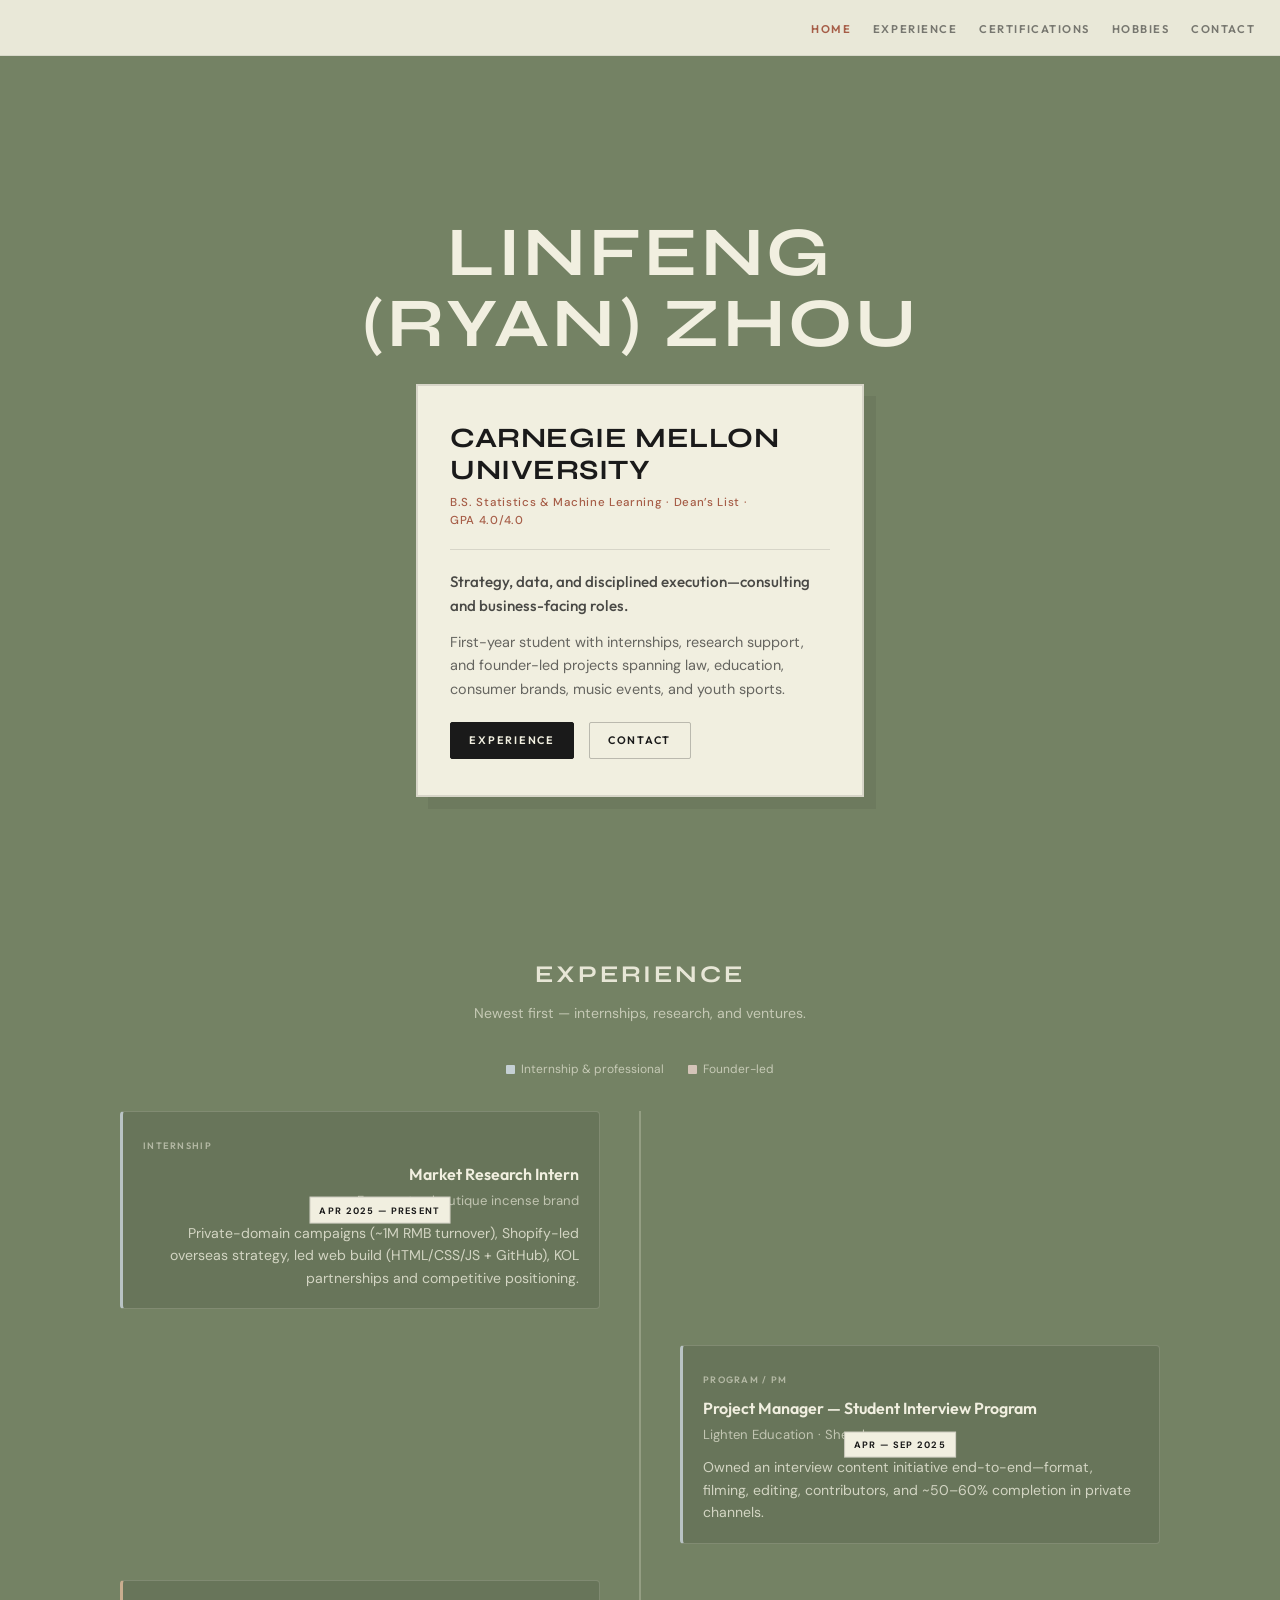
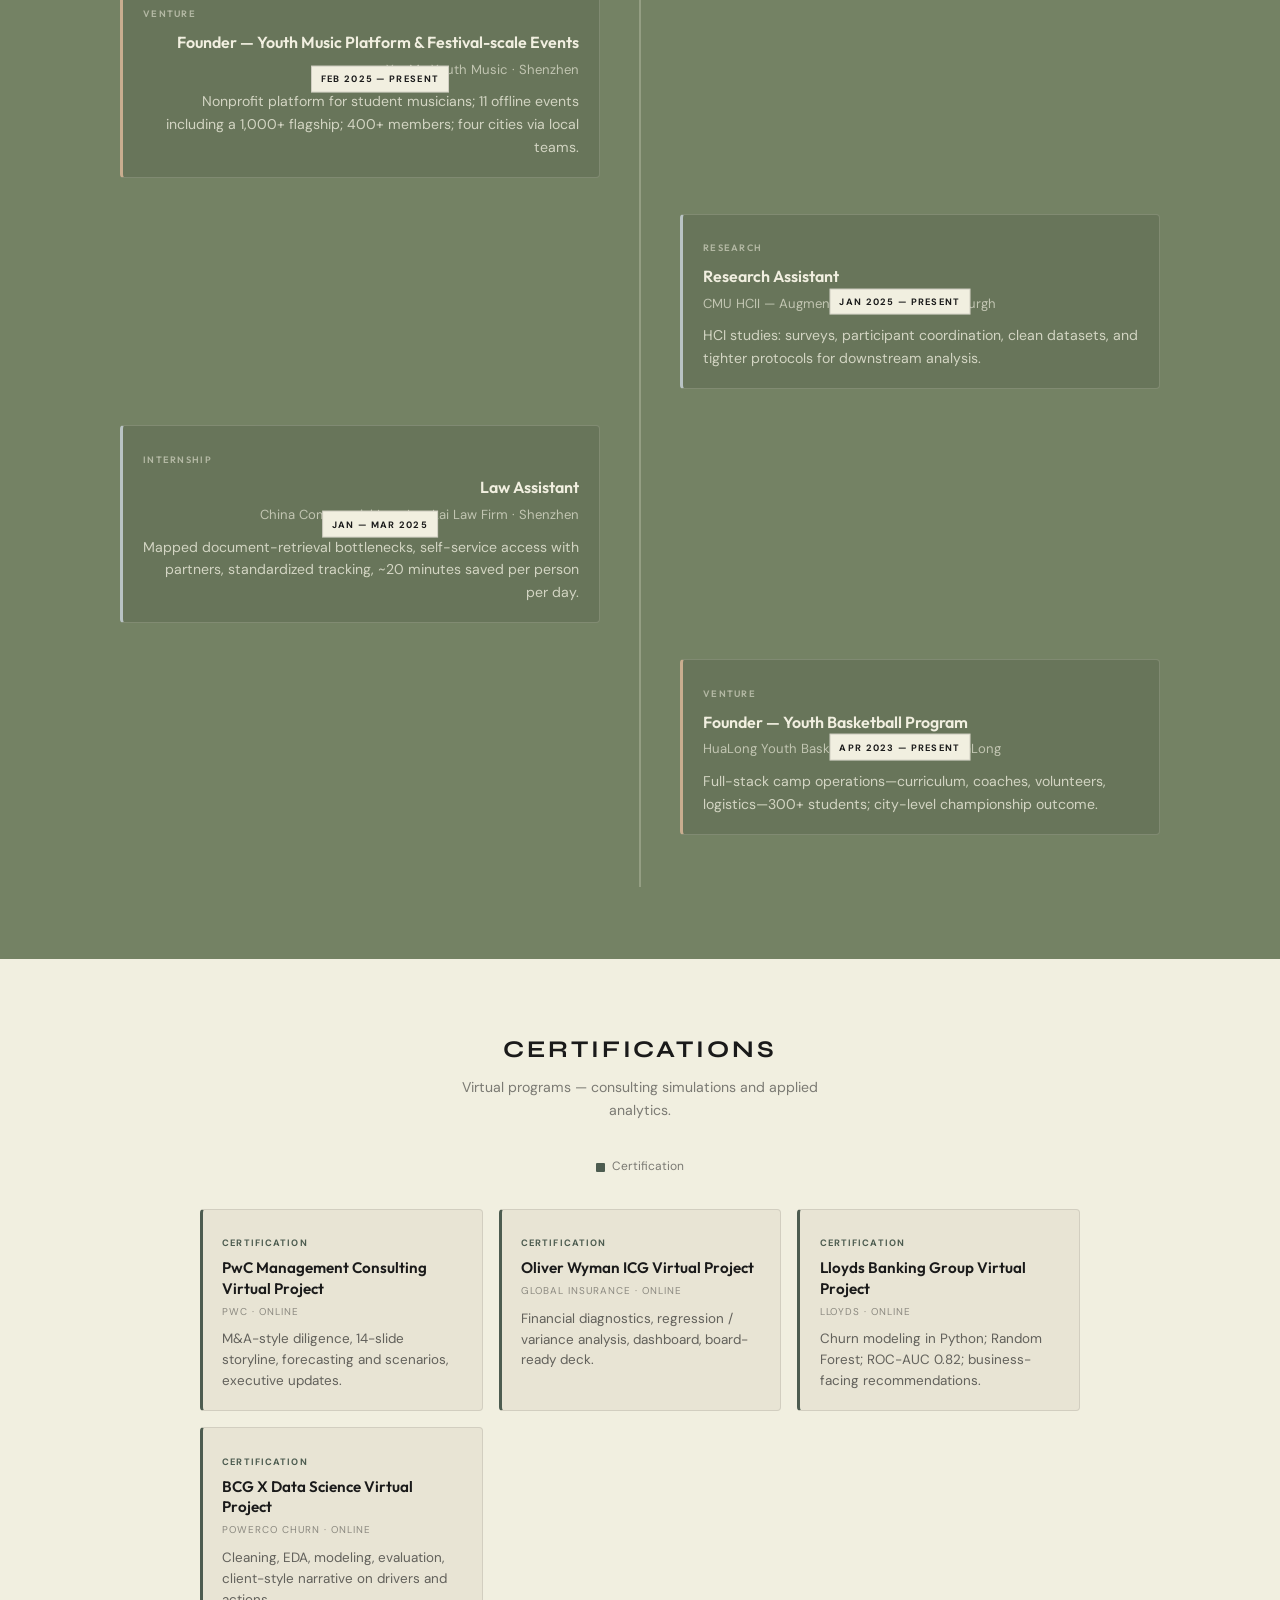
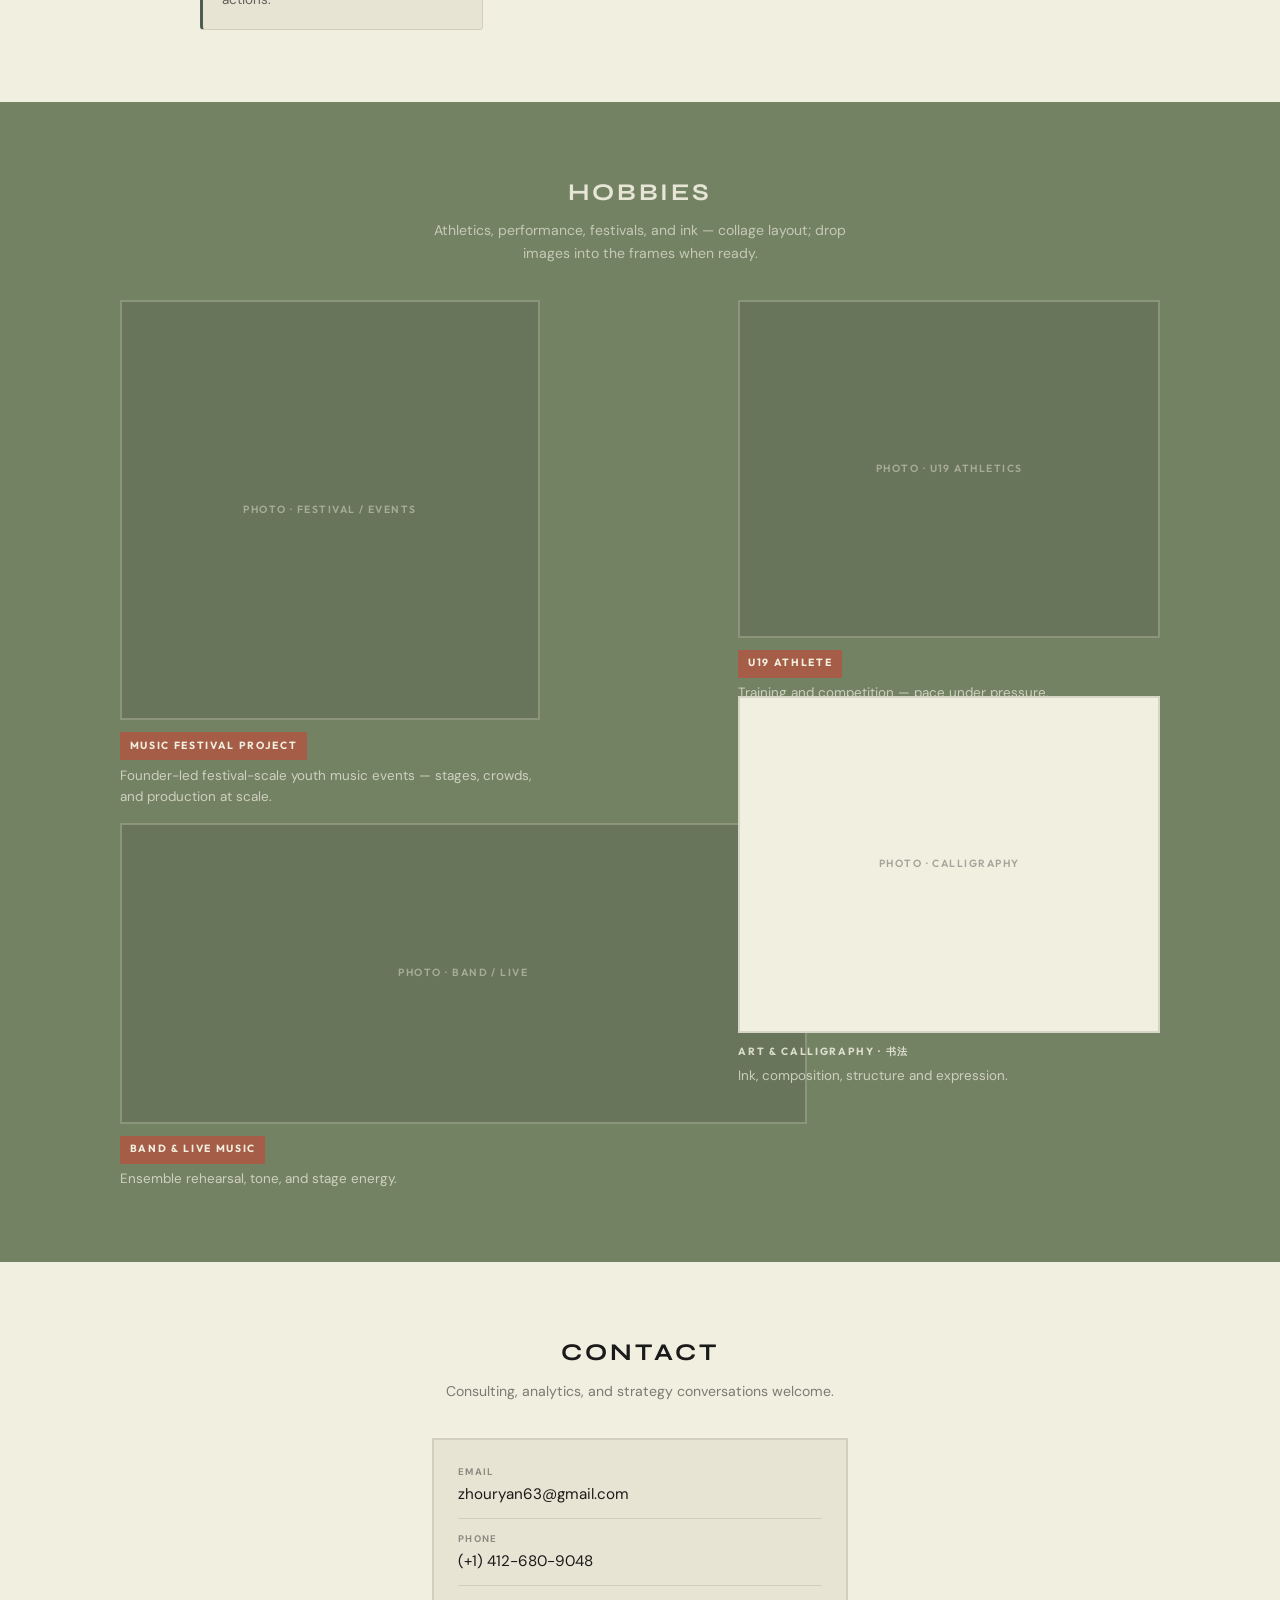
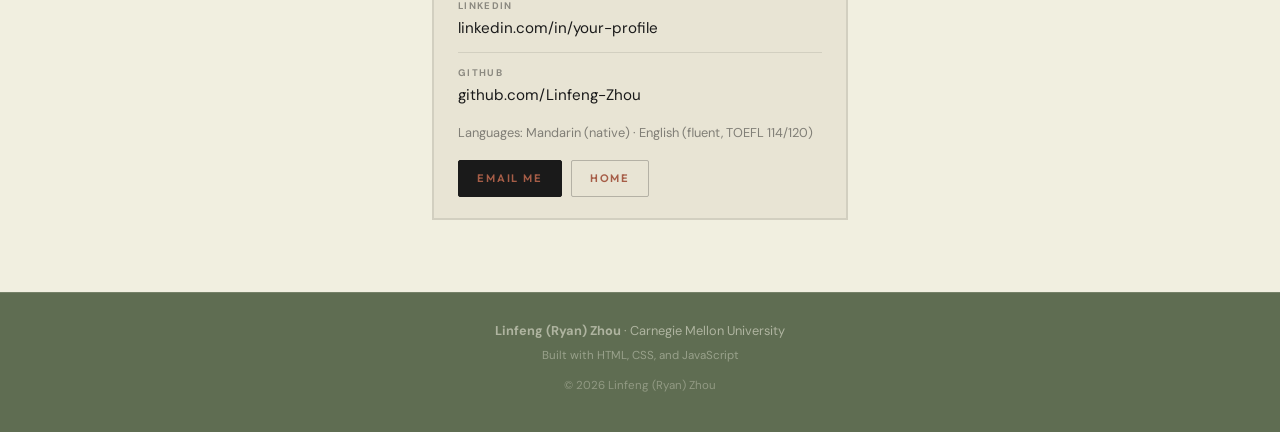
<file: index.html>
<!DOCTYPE html>
<html lang="en">
<head>
  <meta charset="UTF-8" />
  <meta name="viewport" content="width=device-width, initial-scale=1.0" />
  <meta name="description" content="Linfeng (Ryan) Zhou — Carnegie Mellon Statistics & Machine Learning." />
  <title>Linfeng (Ryan) Zhou</title>

  <link rel="icon" type="image/png" href="https://img.icons8.com/?size=100&id=1t3xsvmGzWcV&format=png&color=000000" />
  <link rel="preconnect" href="https://fonts.googleapis.com" />
  <link rel="preconnect" href="https://fonts.gstatic.com" crossorigin />
  <link href="https://fonts.googleapis.com/css2?family=DM+Sans:ital,opsz,wght@0,9..40,400;0,9..40,500;0,9..40,600;1,9..40,400&family=Outfit:wght@500;600;700&family=Syne:wght@600;700;800&display=swap" rel="stylesheet" />
  <link rel="stylesheet" href="style.css" />
</head>
<body class="is-loading">
  <a class="skip-link" href="#main">Skip to content</a>

  <h1 class="site-name" id="site-name">
    <a class="site-name__link" href="#hero">Linfeng (Ryan) Zhou</a>
  </h1>

  <header class="site-header" id="top">
    <nav class="navbar" aria-label="Primary">
      <div class="navbar__spacer" aria-hidden="true"></div>

      <button
        class="navbar__toggle"
        type="button"
        aria-expanded="false"
        aria-controls="primary-menu"
        aria-label="Open menu"
      >
        <span class="navbar__toggle-bar" aria-hidden="true"></span>
        <span class="navbar__toggle-bar" aria-hidden="true"></span>
        <span class="navbar__toggle-bar" aria-hidden="true"></span>
      </button>

      <ul class="navbar__links" id="primary-menu">
        <li><a class="nav-link" href="#hero" data-section="hero">Home</a></li>
        <li><a class="nav-link" href="#job-experience" data-section="job-experience">Experience</a></li>
        <li><a class="nav-link" href="#certifications" data-section="certifications">Certifications</a></li>
        <li><a class="nav-link" href="#hobbies" data-section="hobbies">Hobbies</a></li>
        <li><a class="nav-link" href="#contact" data-section="contact">Contact</a></li>
      </ul>
    </nav>
  </header>

  <main id="main">
    <section class="hero" id="hero" data-section-id="hero">
      <div class="hero__frame">
        <div class="hero__panel reveal" data-reveal>
          <div class="hero__cmu">
            <p class="hero__school">Carnegie Mellon University</p>
            <p class="hero__school-detail">
              B.S. Statistics &amp; Machine Learning · Dean’s List · GPA 4.0/4.0
            </p>
          </div>
          <p class="hero__tagline">
            Strategy, data, and disciplined execution—consulting and business-facing roles.
          </p>
          <p class="hero__intro">
            First-year student with internships, research support, and founder-led projects spanning law, education,
            consumer brands, music events, and youth sports.
          </p>
          <div class="hero__actions">
            <a class="btn btn--primary" href="#job-experience">Experience</a>
            <a class="btn btn--ghost" href="#contact">Contact</a>
          </div>
        </div>
      </div>
    </section>

    <!-- Experience: reverse-chronological; dates on center rail -->
    <section class="section section--sage" id="job-experience" data-section-id="job-experience">
      <div class="container container--wide">
        <header class="section__header reveal" data-reveal>
          <h2 class="section__title">Experience</h2>
          <p class="section__subtitle">Newest first — internships, research, and ventures.</p>
        </header>

        <div class="type-legend reveal" data-reveal aria-label="Experience type key">
          <span class="type-legend__item type-legend__item--intern"><span class="type-legend__swatch"></span> Internship &amp; professional</span>
          <span class="type-legend__item type-legend__item--venture"><span class="type-legend__swatch"></span> Founder-led</span>
        </div>

        <ol class="timeline">
          <li class="timeline__item reveal" data-reveal data-type="intern">
            <span class="timeline__date">Apr 2025 — Present</span>
            <article class="exp-card exp-card--intern">
              <span class="exp-card__badge">Internship</span>
              <h3 class="exp-card__title">Market Research Intern</h3>
              <p class="exp-card__org">Fumount — boutique incense brand</p>
              <p class="exp-card__desc">
                Private-domain campaigns (~1M RMB turnover), Shopify-led overseas strategy, led web build (HTML/CSS/JS + GitHub), KOL partnerships and competitive positioning.
              </p>
            </article>
          </li>

          <li class="timeline__item reveal" data-reveal data-type="intern">
            <span class="timeline__date">Apr — Sep 2025</span>
            <article class="exp-card exp-card--intern">
              <span class="exp-card__badge">Program / PM</span>
              <h3 class="exp-card__title">Project Manager — Student Interview Program</h3>
              <p class="exp-card__org">Lighten Education · Shenzhen</p>
              <p class="exp-card__desc">
                Owned an interview content initiative end-to-end—format, filming, editing, contributors, and ~50–60% completion in private channels.
              </p>
            </article>
          </li>

          <li class="timeline__item reveal" data-reveal data-type="venture">
            <span class="timeline__date">Feb 2025 — Present</span>
            <article class="exp-card exp-card--venture">
              <span class="exp-card__badge">Venture</span>
              <h3 class="exp-card__title">Founder — Youth Music Platform &amp; Festival-scale Events</h3>
              <p class="exp-card__org">YouMe Youth Music · Shenzhen</p>
              <p class="exp-card__desc">
                Nonprofit platform for student musicians; 11 offline events including a 1,000+ flagship; 400+ members; four cities via local teams.
              </p>
            </article>
          </li>

          <li class="timeline__item reveal" data-reveal data-type="intern">
            <span class="timeline__date">Jan 2025 — Present</span>
            <article class="exp-card exp-card--intern">
              <span class="exp-card__badge">Research</span>
              <h3 class="exp-card__title">Research Assistant</h3>
              <p class="exp-card__org">CMU HCII — Augmented Design Lab · Pittsburgh</p>
              <p class="exp-card__desc">
                HCI studies: surveys, participant coordination, clean datasets, and tighter protocols for downstream analysis.
              </p>
            </article>
          </li>

          <li class="timeline__item reveal" data-reveal data-type="intern">
            <span class="timeline__date">Jan — Mar 2025</span>
            <article class="exp-card exp-card--intern">
              <span class="exp-card__badge">Internship</span>
              <h3 class="exp-card__title">Law Assistant</h3>
              <p class="exp-card__org">China Commercial Lam Lee Lai Law Firm · Shenzhen</p>
              <p class="exp-card__desc">
                Mapped document-retrieval bottlenecks, self-service access with partners, standardized tracking, ~20 minutes saved per person per day.
              </p>
            </article>
          </li>

          <li class="timeline__item reveal" data-reveal data-type="venture">
            <span class="timeline__date">Apr 2023 — Present</span>
            <article class="exp-card exp-card--venture">
              <span class="exp-card__badge">Venture</span>
              <h3 class="exp-card__title">Founder — Youth Basketball Program</h3>
              <p class="exp-card__org">HuaLong Youth Basketball Boot Camp · HuaLong</p>
              <p class="exp-card__desc">
                Full-stack camp operations—curriculum, coaches, volunteers, logistics—300+ students; city-level championship outcome.
              </p>
            </article>
          </li>
        </ol>
      </div>
    </section>

    <section class="section section--cream" id="certifications" data-section-id="certifications">
      <div class="container">
        <header class="section__header reveal" data-reveal>
          <h2 class="section__title section__title--on-cream">Certifications</h2>
          <p class="section__subtitle section__subtitle--on-cream">Virtual programs — consulting simulations and applied analytics.</p>
        </header>

        <div class="type-legend type-legend--cert reveal" data-reveal>
          <span class="type-legend__item type-legend__item--cert"><span class="type-legend__swatch"></span> Certification</span>
        </div>

        <div class="cert-grid">
          <article class="cert-card cert-card--cert reveal" data-reveal>
            <span class="cert-card__badge">Certification</span>
            <h3 class="cert-card__name">PwC Management Consulting Virtual Project</h3>
            <p class="cert-card__issuer">PwC · Online</p>
            <p class="cert-card__desc">
              M&amp;A-style diligence, 14-slide storyline, forecasting and scenarios, executive updates.
            </p>
          </article>

          <article class="cert-card cert-card--cert reveal" data-reveal>
            <span class="cert-card__badge">Certification</span>
            <h3 class="cert-card__name">Oliver Wyman ICG Virtual Project</h3>
            <p class="cert-card__issuer">Global insurance · Online</p>
            <p class="cert-card__desc">
              Financial diagnostics, regression / variance analysis, dashboard, board-ready deck.
            </p>
          </article>

          <article class="cert-card cert-card--cert reveal" data-reveal>
            <span class="cert-card__badge">Certification</span>
            <h3 class="cert-card__name">Lloyds Banking Group Virtual Project</h3>
            <p class="cert-card__issuer">Lloyds · Online</p>
            <p class="cert-card__desc">
              Churn modeling in Python; Random Forest; ROC-AUC 0.82; business-facing recommendations.
            </p>
          </article>

          <article class="cert-card cert-card--cert reveal" data-reveal>
            <span class="cert-card__badge">Certification</span>
            <h3 class="cert-card__name">BCG X Data Science Virtual Project</h3>
            <p class="cert-card__issuer">PowerCo churn · Online</p>
            <p class="cert-card__desc">
              Cleaning, EDA, modeling, evaluation, client-style narrative on drivers and actions.
            </p>
          </article>
        </div>
      </div>
    </section>

    <section class="section section--sage section--hobbies" id="hobbies" data-section-id="hobbies">
      <div class="container container--wide">
        <header class="section__header reveal" data-reveal>
          <h2 class="section__title">Hobbies</h2>
          <p class="section__subtitle">Athletics, performance, festivals, and ink — collage layout; drop images into the frames when ready.</p>
        </header>

        <div class="hobbies-collage">
          <article class="hobby-tile hobby-tile--hero reveal" data-reveal>
            <div class="hobby-tile__frame">
              <div class="hobby-tile__placeholder">Photo · Festival / events</div>
            </div>
            <p class="hobby-tile__cap hobby-tile__cap--terra">Music festival project</p>
            <p class="hobby-tile__text">Founder-led festival-scale youth music events — stages, crowds, and production at scale.</p>
          </article>

          <article class="hobby-tile hobby-tile--tall reveal" data-reveal data-reveal-delay="60">
            <div class="hobby-tile__frame">
              <div class="hobby-tile__placeholder">Photo · U19 athletics</div>
            </div>
            <p class="hobby-tile__cap hobby-tile__cap--terra">U19 athlete</p>
            <p class="hobby-tile__text">Training and competition — pace under pressure.</p>
          </article>

          <article class="hobby-tile hobby-tile--wide reveal" data-reveal data-reveal-delay="100">
            <div class="hobby-tile__frame">
              <div class="hobby-tile__placeholder">Photo · Band / live</div>
            </div>
            <p class="hobby-tile__cap hobby-tile__cap--terra">Band &amp; live music</p>
            <p class="hobby-tile__text">Ensemble rehearsal, tone, and stage energy.</p>
          </article>

          <article class="hobby-tile hobby-tile--offset reveal" data-reveal data-reveal-delay="140">
            <div class="hobby-tile__frame hobby-tile__frame--cream">
              <div class="hobby-tile__placeholder hobby-tile__placeholder--ink">Photo · Calligraphy</div>
            </div>
            <p class="hobby-tile__cap">Art &amp; calligraphy · 书法</p>
            <p class="hobby-tile__text">Ink, composition, structure and expression.</p>
          </article>
        </div>
      </div>
    </section>

    <section class="section section--cream section--contact" id="contact" data-section-id="contact">
      <div class="container">
        <header class="section__header reveal" data-reveal>
          <h2 class="section__title section__title--on-cream">Contact</h2>
          <p class="section__subtitle section__subtitle--on-cream">Consulting, analytics, and strategy conversations welcome.</p>
        </header>

        <div class="contact-panel reveal" data-reveal>
          <ul class="contact-links">
            <li>
              <span class="contact-links__label">Email</span>
              <a href="mailto:zhouryan63@gmail.com">zhouryan63@gmail.com</a>
            </li>
            <li>
              <span class="contact-links__label">Phone</span>
              <a href="tel:+14126809048">(+1) 412-680-9048</a>
            </li>
            <li>
              <span class="contact-links__label">LinkedIn</span>
              <a href="#" id="linkedin-placeholder" data-placeholder-link>linkedin.com/in/your-profile</a>
            </li>
            <li>
              <span class="contact-links__label">GitHub</span>
              <a href="https://github.com/Linfeng-Zhou" target="_blank" rel="noopener noreferrer">github.com/Linfeng-Zhou</a>
            </li>
          </ul>
          <p class="contact-lang">Languages: Mandarin (native) · English (fluent, TOEFL 114/120)</p>
          <div class="contact-actions">
            <a class="btn btn--primary" href="mailto:zhouryan63@gmail.com?subject=Hello%20Ryan">Email me</a>
            <a class="btn btn--ghost" href="#hero">Home</a>
          </div>
        </div>
      </div>
    </section>
  </main>

  <footer class="site-footer">
    <div class="container site-footer__inner">
      <p class="site-footer__line"><strong>Linfeng (Ryan) Zhou</strong> · Carnegie Mellon University</p>
      <p class="site-footer__line site-footer__muted">Built with HTML, CSS, and JavaScript</p>
      <p class="site-footer__copy">&copy; <span id="year"></span> Linfeng (Ryan) Zhou</p>
    </div>
  </footer>

  <button type="button" class="scroll-top" id="scroll-top" aria-label="Back to top" title="Back to top">
    <span aria-hidden="true">↑</span>
  </button>

  <script src="script.js" defer></script>
</body>
</html>
</file>
<file: style.css>
/* =============================================================================
   Quiet luxury / poster — sage, cream, ink, terracotta accent
   ============================================================================= */

:root {
  --sage: #748264;
  --sage-deep: #5f6d52;
  --cream: #f1efe0;
  --cream-muted: #e8e4d4;
  --ink: #1a1a1a;
  --terra: #a65d47;
  --terra-soft: rgba(166, 93, 71, 0.18);

  --type-intern: #4a5a62;
  --type-intern-bg: rgba(74, 90, 98, 0.1);
  --type-venture: #6b5344;
  --type-venture-bg: rgba(107, 83, 68, 0.12);
  --type-cert: #4d5c50;
  --type-cert-bg: rgba(241, 239, 224, 0.65);

  --font-display: "Syne", ui-sans-serif, system-ui, sans-serif;
  --font-ui: "Outfit", ui-sans-serif, sans-serif;
  --font-sans: "DM Sans", ui-sans-serif, system-ui, sans-serif;

  --container: 880px;
  --container-wide: 1040px;
  --radius: 4px;
  --radius-sm: 2px;
  --header-h: 56px;
  --ease: cubic-bezier(0.25, 0.1, 0.25, 1);
}

*,
*::before,
*::after {
  box-sizing: border-box;
}

html {
  scroll-behavior: smooth;
}

@media (prefers-reduced-motion: reduce) {
  html {
    scroll-behavior: auto;
  }
  *,
  *::before,
  *::after {
    animation-duration: 0.01ms !important;
    animation-iteration-count: 1 !important;
    transition-duration: 0.01ms !important;
  }
}

body {
  margin: 0;
  font-family: var(--font-sans);
  font-size: 1rem;
  line-height: 1.6;
  color: var(--cream);
  background: var(--sage);
  -webkit-font-smoothing: antialiased;
}

body.is-loading {
  opacity: 0;
}

body.is-ready {
  opacity: 1;
  transition: opacity 0.45s var(--ease);
}

img {
  max-width: 100%;
  height: auto;
  display: block;
}

a {
  color: var(--terra);
  text-decoration: none;
  transition: color 0.2s ease, opacity 0.2s ease;
}

a:hover {
  color: var(--ink);
}

.section--cream a {
  color: var(--terra);
}

.section--cream a:hover {
  color: var(--sage-deep);
}

a:focus-visible {
  outline: 2px solid var(--terra);
  outline-offset: 3px;
}

.sr-only {
  position: absolute;
  width: 1px;
  height: 1px;
  padding: 0;
  margin: -1px;
  overflow: hidden;
  clip: rect(0, 0, 0, 0);
  white-space: nowrap;
  border: 0;
}

.skip-link {
  position: absolute;
  left: -9999px;
  top: 0.75rem;
  padding: 0.5rem 1rem;
  background: var(--cream);
  color: var(--ink);
  border: 1px solid var(--ink);
  z-index: 1000;
}

.skip-link:focus {
  left: 0.75rem;
}

.container {
  width: min(100% - 2rem, var(--container));
  margin-inline: auto;
}

.container--wide {
  width: min(100% - 2rem, var(--container-wide));
}

/* ----- Floating name ----- */

.site-name {
  position: fixed;
  z-index: 250;
  left: 50%;
  margin: 0;
  padding: 0;
  font-family: var(--font-display);
  font-weight: 700;
  line-height: 1.02;
  letter-spacing: 0.04em;
  text-transform: uppercase;
  pointer-events: none;
  color: var(--cream);
  text-align: center;
  will-change: top, font-size, transform;
  max-width: min(96vw, 42rem);
}

body.is-name-collapsed .site-name {
  color: var(--ink);
}

.site-name__link {
  pointer-events: auto;
  color: inherit;
  display: block;
  text-decoration: none;
}

.site-name__link:hover {
  opacity: 0.88;
}

@media (prefers-reduced-motion: reduce) {
  .site-name {
    top: 1rem !important;
    left: 50% !important;
    font-size: 1rem !important;
    transform: translate(-50%, 0) !important;
    color: var(--ink) !important;
    will-change: auto;
    max-width: 90vw;
  }
}

/* ----- Header ----- */

.site-header {
  position: sticky;
  top: 0;
  z-index: 100;
}

.navbar {
  display: flex;
  align-items: center;
  justify-content: flex-end;
  gap: 1rem;
  min-height: var(--header-h);
  padding: 0.4rem min(1rem, 3vw);
  background: rgba(241, 239, 224, 0.94);
  backdrop-filter: blur(10px);
  border-bottom: 1px solid rgba(26, 26, 26, 0.08);
  transition: box-shadow 0.3s ease;
}

.site-header.is-scrolled .navbar {
  box-shadow: 0 10px 30px rgba(0, 0, 0, 0.06);
}

.navbar__spacer {
  flex: 1;
  min-width: 0;
}

.navbar__toggle {
  display: none;
  flex-direction: column;
  gap: 5px;
  padding: 0.5rem;
  background: transparent;
  border: 1px solid rgba(26, 26, 26, 0.2);
  cursor: pointer;
  color: var(--ink);
}

.navbar__toggle-bar {
  display: block;
  width: 20px;
  height: 1px;
  background: var(--ink);
}

.navbar__links {
  display: flex;
  flex-wrap: wrap;
  align-items: center;
  justify-content: flex-end;
  gap: 0.1rem 0.25rem;
  list-style: none;
  margin: 0;
  padding: 0;
}

.nav-link {
  font-family: var(--font-ui);
  font-size: 0.7rem;
  font-weight: 600;
  letter-spacing: 0.14em;
  text-transform: uppercase;
  color: rgba(26, 26, 26, 0.55);
  padding: 0.45rem 0.55rem;
  transition: color 0.2s ease;
}

.nav-link:hover {
  color: var(--ink);
}

.nav-link.is-active {
  color: var(--terra);
}

@media (max-width: 900px) {
  .navbar__toggle {
    display: flex;
  }

  .navbar__links {
    position: fixed;
    inset: var(--header-h) 0 auto 0;
    flex-direction: column;
    align-items: stretch;
    padding: 1rem 1.25rem 1.5rem;
    background: var(--cream);
    border-bottom: 1px solid rgba(26, 26, 26, 0.1);
    transform: translateY(-100%);
    opacity: 0;
    pointer-events: none;
    transition: transform 0.35s var(--ease), opacity 0.35s ease;
  }

  .site-header.is-menu-open .navbar__links {
    transform: translateY(0);
    opacity: 1;
    pointer-events: auto;
  }
}

/* ----- Hero: cream panel in sage field ----- */

.hero {
  position: relative;
  min-height: min(92vh, 880px);
  padding: min(38vh, 320px) 0 clamp(2.5rem, 6vw, 4rem);
}

.hero__frame {
  max-width: 28rem;
  margin-inline: auto;
  margin-top: 0.5rem;
}

.hero__panel {
  background: var(--cream);
  color: var(--ink);
  padding: clamp(1.75rem, 4vw, 2.25rem) clamp(1.5rem, 4vw, 2rem);
  border: 2px solid rgba(26, 26, 26, 0.12);
  box-shadow: 12px 12px 0 rgba(0, 0, 0, 0.06);
  text-align: left;
}

.hero__cmu {
  margin-bottom: 1.25rem;
  padding-bottom: 1.25rem;
  border-bottom: 1px solid rgba(26, 26, 26, 0.12);
}

.hero__school {
  font-family: var(--font-display);
  font-size: clamp(1.35rem, 3.2vw, 1.75rem);
  font-weight: 700;
  letter-spacing: 0.02em;
  text-transform: uppercase;
  margin: 0 0 0.5rem;
  line-height: 1.15;
  color: var(--ink);
}

.hero__school-detail {
  font-family: var(--font-sans);
  font-size: 0.72rem;
  font-weight: 500;
  letter-spacing: 0.06em;
  line-height: 1.5;
  margin: 0;
  color: var(--terra);
  max-width: 26em;
}

.hero__tagline {
  font-family: var(--font-ui);
  font-size: 0.95rem;
  font-weight: 500;
  margin: 0 0 0.75rem;
  color: rgba(26, 26, 26, 0.78);
}

.hero__intro {
  font-size: 0.9rem;
  margin: 0 0 1.25rem;
  color: rgba(26, 26, 26, 0.65);
  line-height: 1.65;
}

.hero__actions {
  display: flex;
  flex-wrap: wrap;
  gap: 0.6rem 0.9rem;
}

.btn {
  display: inline-flex;
  align-items: center;
  justify-content: center;
  padding: 0.55rem 1.15rem;
  font-family: var(--font-ui);
  font-size: 0.68rem;
  font-weight: 600;
  letter-spacing: 0.16em;
  text-transform: uppercase;
  border-radius: var(--radius-sm);
  border: 1px solid transparent;
  cursor: pointer;
  transition: background 0.2s ease, border-color 0.2s ease, color 0.2s ease;
}

.btn--primary {
  background: var(--ink);
  color: var(--cream);
  border-color: var(--ink);
}

.btn--primary:hover {
  background: var(--terra);
  border-color: var(--terra);
  color: var(--cream);
}

.btn--ghost {
  background: transparent;
  color: var(--ink);
  border-color: rgba(26, 26, 26, 0.25);
}

.btn--ghost:hover {
  border-color: var(--terra);
  color: var(--terra);
}

/* ----- Sections ----- */

.section {
  padding: clamp(3rem, 6vw, 4.5rem) 0;
}

.section--sage {
  background: var(--sage);
  color: var(--cream);
}

.section--cream {
  background: var(--cream);
  color: var(--ink);
}

.section__header {
  text-align: center;
  margin-bottom: clamp(1.5rem, 3vw, 2.25rem);
}

.section__title {
  font-family: var(--font-display);
  font-size: clamp(1.25rem, 2.5vw, 1.5rem);
  font-weight: 700;
  letter-spacing: 0.12em;
  text-transform: uppercase;
  margin: 0 0 0.45rem;
  color: rgba(241, 239, 224, 0.92);
}

.section__title--on-cream {
  color: var(--ink);
}

.section__subtitle {
  margin: 0 auto;
  max-width: 26rem;
  font-size: 0.88rem;
  color: rgba(241, 239, 224, 0.65);
}

.section__subtitle--on-cream {
  color: rgba(26, 26, 26, 0.55);
}

.type-legend {
  display: flex;
  flex-wrap: wrap;
  justify-content: center;
  gap: 1rem 1.5rem;
  margin-bottom: 2rem;
  font-size: 0.75rem;
  color: rgba(241, 239, 224, 0.65);
}

.section--cream .type-legend {
  color: rgba(26, 26, 26, 0.55);
}

.type-legend__item {
  display: inline-flex;
  align-items: center;
  gap: 0.4rem;
}

.type-legend__swatch {
  width: 9px;
  height: 9px;
  border-radius: 1px;
}

.type-legend__item--intern .type-legend__swatch {
  background: #c5d0d4;
}

.type-legend__item--venture .type-legend__swatch {
  background: #d4c4b8;
}

.type-legend__item--cert .type-legend__swatch {
  background: var(--type-cert);
}

/* Timeline + dates on rail */

.timeline {
  list-style: none;
  margin: 0;
  padding: 0 0 1rem;
  position: relative;
}

.timeline::before {
  content: "";
  position: absolute;
  left: 0.65rem;
  top: 0;
  bottom: 0;
  width: 2px;
  background: rgba(241, 239, 224, 0.25);
}

@media (min-width: 780px) {
  .timeline::before {
    left: 50%;
    transform: translateX(-50%);
  }
}

.timeline__item {
  position: relative;
  padding-left: 2.75rem;
  margin-bottom: 2rem;
}

@media (min-width: 780px) {
  .timeline__item {
    width: 50%;
    padding-left: 0;
    margin-bottom: 2.25rem;
  }

  .timeline__item:nth-child(odd) {
    margin-left: 0;
    padding-right: 2.5rem;
    text-align: right;
  }

  .timeline__item:nth-child(odd) .exp-card__badge,
  .timeline__item:nth-child(odd) .exp-card__title,
  .timeline__item:nth-child(odd) .exp-card__org,
  .timeline__item:nth-child(odd) .exp-card__desc {
    text-align: right;
  }

  .timeline__item:nth-child(even) {
    margin-left: 50%;
    padding-left: 2.5rem;
    text-align: left;
  }
}

.timeline__date {
  display: block;
  font-size: 0.62rem;
  font-weight: 700;
  letter-spacing: 0.14em;
  text-transform: uppercase;
  color: rgba(241, 239, 224, 0.85);
  margin-bottom: 0.65rem;
  padding: 0.35rem 0.5rem;
  background: rgba(26, 26, 26, 0.15);
  border: 1px solid rgba(241, 239, 224, 0.2);
  width: fit-content;
}

@media (min-width: 780px) {
  .timeline__date {
    position: absolute;
    top: 50%;
    left: 50%;
    transform: translate(-50%, -50%);
    margin: 0;
    z-index: 2;
    white-space: nowrap;
    background: var(--cream);
    color: var(--ink);
    border: 1px solid rgba(26, 26, 26, 0.15);
    padding: 0.4rem 0.55rem;
    font-size: 0.58rem;
    max-width: 9.5rem;
    text-align: center;
    line-height: 1.3;
    white-space: normal;
  }
}

.timeline__item::after {
  content: "";
  position: absolute;
  left: 0.35rem;
  top: 2.5rem;
  width: 10px;
  height: 10px;
  border-radius: 50%;
  background: var(--sage);
  border: 2px solid rgba(241, 239, 224, 0.6);
  z-index: 1;
}

@media (min-width: 780px) {
  .timeline__item::after {
    display: none;
  }
}

.timeline__item[data-type="intern"]::after {
  border-color: #a8b8c0;
}

.timeline__item[data-type="venture"]::after {
  border-color: #c9a88c;
}

.exp-card {
  background: rgba(26, 26, 26, 0.12);
  border: 1px solid rgba(241, 239, 224, 0.18);
  border-radius: var(--radius);
  padding: 1.15rem 1.25rem;
  text-align: left;
  transition: transform 0.3s var(--ease), box-shadow 0.3s ease;
}

.exp-card:hover {
  transform: translateY(-2px);
  box-shadow: 0 12px 32px rgba(0, 0, 0, 0.12);
}

.exp-card--intern {
  border-left: 3px solid rgba(200, 210, 215, 0.85);
}

.exp-card--venture {
  border-left: 3px solid rgba(212, 180, 150, 0.9);
}

.exp-card__badge {
  display: inline-block;
  font-family: var(--font-ui);
  font-size: 0.58rem;
  font-weight: 600;
  letter-spacing: 0.14em;
  text-transform: uppercase;
  margin-bottom: 0.5rem;
  color: rgba(241, 239, 224, 0.55);
}

.exp-card__title {
  font-family: var(--font-ui);
  font-size: 1rem;
  font-weight: 600;
  margin: 0 0 0.2rem;
  color: var(--cream);
}

.exp-card__org {
  margin: 0 0 0.65rem;
  font-size: 0.82rem;
  color: rgba(241, 239, 224, 0.65);
}

.exp-card__desc {
  margin: 0;
  font-size: 0.88rem;
  color: rgba(241, 239, 224, 0.78);
  line-height: 1.62;
}

/* Certifications on cream */

.cert-grid {
  display: grid;
  grid-template-columns: repeat(auto-fit, minmax(220px, 1fr));
  gap: 1rem;
}

.cert-card {
  background: var(--cream-muted);
  border: 1px solid rgba(26, 26, 26, 0.1);
  border-radius: var(--radius);
  padding: 1.15rem 1.2rem;
  transition: transform 0.3s var(--ease);
}

.cert-card--cert {
  border-left: 3px solid var(--type-cert);
}

.cert-card:hover {
  transform: translateY(-2px);
}

.cert-card__badge {
  display: inline-block;
  font-size: 0.58rem;
  font-weight: 700;
  letter-spacing: 0.12em;
  text-transform: uppercase;
  margin-bottom: 0.45rem;
  color: var(--type-cert);
}

.cert-card__name {
  font-family: var(--font-ui);
  font-size: 0.95rem;
  font-weight: 600;
  margin: 0 0 0.3rem;
  color: var(--ink);
  line-height: 1.35;
}

.cert-card__issuer {
  margin: 0 0 0.6rem;
  font-size: 0.62rem;
  letter-spacing: 0.1em;
  text-transform: uppercase;
  color: rgba(26, 26, 26, 0.45);
}

.cert-card__desc {
  margin: 0;
  font-size: 0.84rem;
  color: rgba(26, 26, 26, 0.65);
  line-height: 1.55;
}

/* Hobbies collage */

.hobbies-collage {
  display: grid;
  grid-template-columns: repeat(12, 1fr);
  grid-template-rows: auto auto auto;
  gap: 1rem 1.25rem;
  align-items: start;
}

.hobby-tile {
  position: relative;
}

.hobby-tile--hero {
  grid-column: 1 / span 7;
  grid-row: 1 / span 2;
}

.hobby-tile--tall {
  grid-column: 8 / span 5;
  grid-row: 1 / span 1;
}

.hobby-tile--wide {
  grid-column: 1 / span 8;
  grid-row: 3 / span 1;
}

.hobby-tile--offset {
  grid-column: 8 / span 5;
  grid-row: 2 / span 2;
  margin-top: -1.5rem;
}

@media (max-width: 779px) {
  .hobbies-collage {
    display: flex;
    flex-direction: column;
    gap: 1.75rem;
  }

  .hobby-tile--offset {
    margin-top: 0;
  }
}

.hobby-tile__frame {
  position: relative;
  aspect-ratio: 5 / 4;
  border: 2px solid rgba(241, 239, 224, 0.25);
  background: rgba(26, 26, 26, 0.12);
  overflow: hidden;
}

.hobby-tile--wide .hobby-tile__frame {
  aspect-ratio: 16 / 7;
}

.hobby-tile--hero .hobby-tile__frame {
  aspect-ratio: 1 / 1;
  max-height: min(420px, 70vw);
}

.hobby-tile__frame--cream {
  background: var(--cream);
  border-color: rgba(26, 26, 26, 0.12);
}

.hobby-tile__placeholder {
  position: absolute;
  inset: 0;
  display: flex;
  align-items: center;
  justify-content: center;
  padding: 1rem;
  text-align: center;
  font-family: var(--font-ui);
  font-size: 0.65rem;
  font-weight: 600;
  letter-spacing: 0.14em;
  text-transform: uppercase;
  color: rgba(241, 239, 224, 0.45);
}

.hobby-tile__placeholder--ink {
  color: rgba(26, 26, 26, 0.35);
}

.hobby-tile__frame img {
  width: 100%;
  height: 100%;
  object-fit: cover;
}

.hobby-tile__cap {
  font-family: var(--font-ui);
  font-size: 0.65rem;
  font-weight: 700;
  letter-spacing: 0.16em;
  text-transform: uppercase;
  margin: 0.65rem 0 0.35rem;
  color: rgba(241, 239, 224, 0.85);
}

.hobby-tile__cap--terra {
  color: var(--cream);
  background: var(--terra);
  display: inline-block;
  padding: 0.35rem 0.6rem;
  margin-top: 0.75rem;
}

.hobby-tile__text {
  margin: 0;
  font-size: 0.84rem;
  color: rgba(241, 239, 224, 0.72);
  line-height: 1.55;
  max-width: 32em;
}

.hobby-tile--wide .hobby-tile__text {
  max-width: 40em;
}

/* Contact */

.section--contact {
  padding-bottom: clamp(3rem, 7vw, 4.5rem);
}

.contact-panel {
  max-width: 26rem;
  margin-inline: auto;
  padding: 1.5rem 1.5rem 1.35rem;
  border: 2px solid rgba(26, 26, 26, 0.1);
  background: var(--cream-muted);
}

.contact-links {
  list-style: none;
  margin: 0 0 1rem;
  padding: 0;
}

.contact-links li {
  display: flex;
  flex-direction: column;
  gap: 0.15rem;
  margin-bottom: 0.75rem;
  padding-bottom: 0.75rem;
  border-bottom: 1px solid rgba(26, 26, 26, 0.1);
}

.contact-links li:last-of-type {
  border-bottom: 0;
  margin-bottom: 0;
  padding-bottom: 0;
}

.contact-links__label {
  font-size: 0.6rem;
  font-weight: 700;
  letter-spacing: 0.14em;
  text-transform: uppercase;
  color: rgba(26, 26, 26, 0.45);
}

.contact-links a {
  font-size: 0.95rem;
  color: var(--ink);
}

.contact-lang {
  margin: 0 0 1rem;
  font-size: 0.8rem;
  color: rgba(26, 26, 26, 0.5);
}

.contact-actions {
  display: flex;
  flex-wrap: wrap;
  gap: 0.55rem;
}

/* Footer */

.site-footer {
  padding: 1.75rem 0 2.25rem;
  border-top: 1px solid rgba(241, 239, 224, 0.15);
  text-align: center;
  background: var(--sage-deep);
}

.site-footer__line {
  margin: 0 0 0.3rem;
  color: rgba(241, 239, 224, 0.55);
  font-size: 0.8rem;
}

.site-footer__muted {
  font-size: 0.72rem;
  color: rgba(241, 239, 224, 0.4);
}

.site-footer__copy {
  margin: 0.75rem 0 0;
  font-size: 0.72rem;
  color: rgba(241, 239, 224, 0.35);
}

/* Scroll top */

.scroll-top {
  position: fixed;
  right: 0.85rem;
  bottom: 0.85rem;
  z-index: 90;
  width: 40px;
  height: 40px;
  border-radius: var(--radius-sm);
  border: 1px solid rgba(26, 26, 26, 0.2);
  background: var(--cream);
  color: var(--ink);
  cursor: pointer;
  opacity: 0;
  pointer-events: none;
  transition: opacity 0.3s ease, border-color 0.2s ease;
  font-size: 1rem;
}

.scroll-top.is-visible {
  opacity: 1;
  pointer-events: auto;
}

.scroll-top:hover {
  border-color: var(--terra);
  color: var(--terra);
}

/* Reveal */

.reveal {
  opacity: 0;
  transform: translateY(14px);
  transition:
    opacity 0.55s var(--ease),
    transform 0.55s var(--ease);
}

.reveal.is-visible {
  opacity: 1;
  transform: translateY(0);
}
</file>
